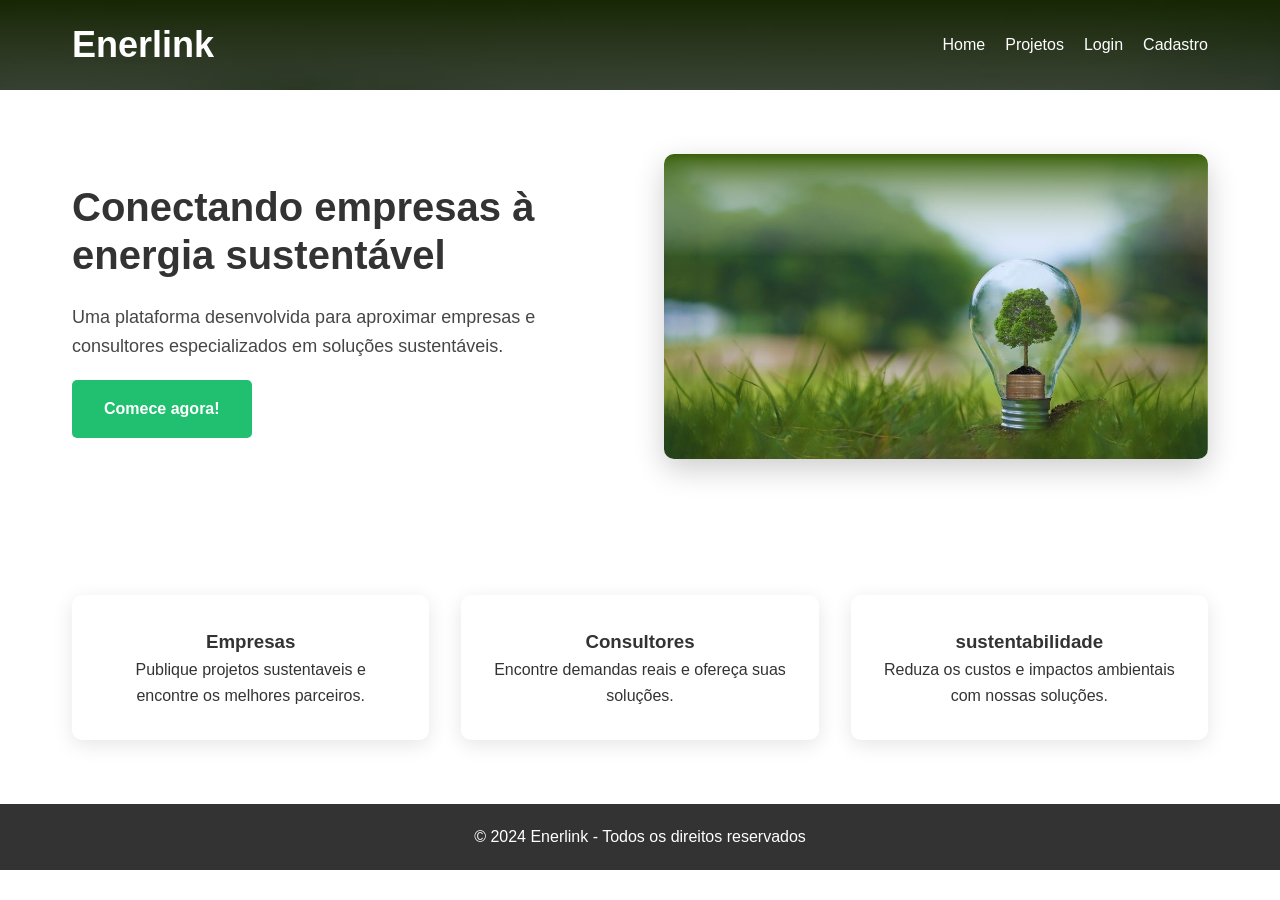
<file: pages/index.html>
<!DOCTYPE html>
<html lang="en">
<head>
    <meta charset="UTF-8">
    <meta name="viewport" content="width=device-width, initial-scale=1.0">
    <title>Enerlink</title>
    <link rel="stylesheet" href="/css/style.css">
</head>
<body>
    <header class="main-header">
        <nav>
            <div class="logo" >
                <h1>Enerlink</h1>
            </div>
            <ul>
                <li><A href="#"> Home </A></li>
                <li><A href="#"> Projetos </A></li>
                <li><A href="login.html"> Login </A></li>
                <li><A href="login.html"> Cadastro </A></li>
            </ul>
        </nav>

    </header>

    <main>
        <!--HERO -->
        <section class="hero">
            <div class="hero-text">
                <h2>Conectando empresas à energia sustentável</h2>
                <p>Uma plataforma  desenvolvida para aproximar empresas e consultores especializados em soluções sustentáveis.</p>
                <a href="login.html" class="btn">
                    Comece agora! 
                </a>
            </div>
            <div class="hero-image">
                <img src="../img/energia_sustentavel_verde.jpg" alt="energia sustentavel">
            

            </div>
        </section>
        <!-- cards -->
         <section class="cards-section">
            <div class="card">
                <h3> Empresas </h3>
                <p> Publique projetos sustentaveis e encontre os melhores parceiros. </p>
            </div>
            <div class="card">
                <h3> Consultores</h3>
                <p> Encontre demandas reais e ofereça suas soluções. </p>
            </div>
            </div>
            <div class="card">
                <h3> 
                    sustentabilidade </h3>
                <p> Reduza os custos e impactos ambientais com nossas soluções. </p>
            </div>
         </section>
    </main>
    <footer>
        <p> © 2024 Enerlink - Todos os direitos reservados</p>
    </footer>
</body>
</html>
</file>
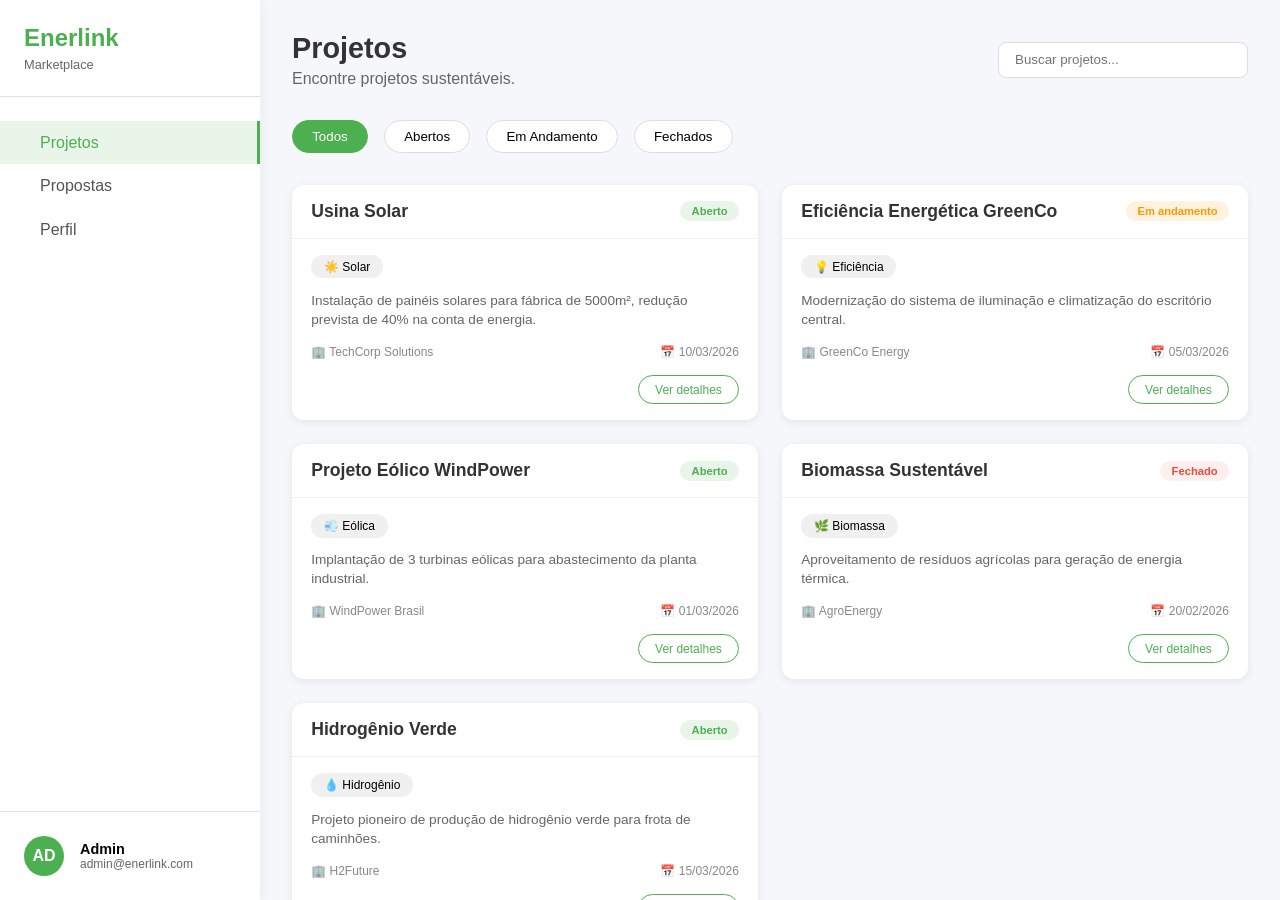
<file: pages/dashboard.html>
<!DOCTYPE html>
<html lang="pt-BR">
<head>
    <meta charset="UTF-8">
    <meta name="viewport" content="width=device-width, initial-scale=1.0">
    <title>Enerlink - Marketplace</title>
    <style>
        * {
            margin: 0;
            padding: 0;
            box-sizing: border-box;
        }

        body {
            font-family: 'Segoe UI', Tahoma, Geneva, Verdana, sans-serif;
            background: #f5f7fb;
            display: flex;
            height: 100vh;
            overflow: hidden;
        }

        /* ========== SIDEBAR ========== */
        .sidebar {
            width: 260px;
            background: white;
            box-shadow: 2px 0 10px rgba(0,0,0,0.05);
            display: flex;
            flex-direction: column;
            position: fixed;
            height: 100vh;
            left: 0;
            top: 0;
        }

        .logo-area {
            padding: 1.5rem;
            border-bottom: 1px solid #e0e0e0;
        }

        .logo-area h2 {
            color: #4CAF50;
            font-size: 1.5rem;
        }

        .logo-area p {
            color: #666;
            font-size: 0.8rem;
            margin-top: 0.3rem;
        }

        .nav-menu {
            flex: 1;
            padding: 1.5rem 0;
        }

        .nav-item {
            padding: 0.8rem 1.5rem;
            display: flex;
            align-items: center;
            gap: 1rem;
            color: #555;
            text-decoration: none;
            transition: all 0.3s ease;
            cursor: pointer;
        }

        .nav-item:hover {
            background: #f0f7f0;
            color: #4CAF50;
        }

        .nav-item.active {
            background: #e8f5e8;
            color: #4CAF50;
            border-right: 3px solid #4CAF50;
        }

        .nav-icon {
            font-size: 1.2rem;
        }

        .user-info-sidebar {
            padding: 1.5rem;
            border-top: 1px solid #e0e0e0;
            display: flex;
            align-items: center;
            gap: 1rem;
        }

        .user-avatar {
            width: 40px;
            height: 40px;
            background: #4CAF50;
            border-radius: 50%;
            display: flex;
            align-items: center;
            justify-content: center;
            color: white;
            font-weight: bold;
        }

        .user-details h4 {
            font-size: 0.9rem;
        }

        .user-details p {
            font-size: 0.75rem;
            color: #666;
        }

        /* ========== MAIN CONTENT ========== */
        .main-content {
            flex: 1;
            margin-left: 260px;
            overflow-y: auto;
            padding: 2rem;
        }

        .main-header {
            display: flex;
            justify-content: space-between;
            align-items: center;
            margin-bottom: 2rem;
            flex-wrap: wrap;
            gap: 1rem;
        }

        .page-title h1 {
            font-size: 1.8rem;
            color: #333;
        }

        .page-title p {
            color: #666;
            margin-top: 0.3rem;
        }

        .search-bar input {
            padding: 0.6rem 1rem;
            border: 1px solid #ddd;
            border-radius: 8px;
            width: 250px;
        }

        .filters {
            display: flex;
            gap: 1rem;
            margin-bottom: 2rem;
            flex-wrap: wrap;
        }

        .filter-btn {
            padding: 0.5rem 1.2rem;
            border: 1px solid #ddd;
            background: white;
            border-radius: 20px;
            cursor: pointer;
            transition: all 0.3s ease;
        }

        .filter-btn:hover, .filter-btn.active {
            background: #4CAF50;
            color: white;
            border-color: #4CAF50;
        }

        .projects-grid {
            display: grid;
            grid-template-columns: repeat(auto-fill, minmax(350px, 1fr));
            gap: 1.5rem;
        }

        .project-card {
            background: white;
            border-radius: 12px;
            overflow: hidden;
            box-shadow: 0 2px 8px rgba(0,0,0,0.08);
            transition: transform 0.2s ease, box-shadow 0.2s ease;
        }

        .project-card:hover {
            transform: translateY(-4px);
            box-shadow: 0 8px 20px rgba(0,0,0,0.12);
        }

        .card-header {
            padding: 1rem 1.2rem;
            border-bottom: 1px solid #f0f0f0;
            display: flex;
            justify-content: space-between;
            align-items: center;
        }

        .project-title {
            font-size: 1.1rem;
            font-weight: 600;
            color: #333;
        }

        .status-badge {
            padding: 0.25rem 0.7rem;
            border-radius: 20px;
            font-size: 0.7rem;
            font-weight: 600;
        }

        .status-open {
            background: #e8f5e8;
            color: #4CAF50;
        }

        .status-progress {
            background: #fff3e0;
            color: #ff9800;
        }

        .status-closed {
            background: #fee;
            color: #e74c3c;
        }

        .card-body {
            padding: 1rem 1.2rem;
        }

        .energy-type {
            display: inline-flex;
            align-items: center;
            gap: 0.3rem;
            background: #f0f0f0;
            padding: 0.3rem 0.8rem;
            border-radius: 20px;
            font-size: 0.75rem;
            margin-bottom: 0.8rem;
        }

        .project-description {
            font-size: 0.85rem;
            color: #666;
            line-height: 1.4;
            margin-bottom: 1rem;
        }

        .project-meta {
            display: flex;
            justify-content: space-between;
            align-items: center;
            margin-top: 0.8rem;
            font-size: 0.75rem;
            color: #888;
        }

        .btn-details {
            background: none;
            border: 1px solid #4CAF50;
            color: #4CAF50;
            padding: 0.4rem 1rem;
            border-radius: 20px;
            cursor: pointer;
            font-size: 0.75rem;
            transition: all 0.3s ease;
        }

        .btn-details:hover {
            background: #4CAF50;
            color: white;
        }

        .tab-content {
            background: white;
            border-radius: 12px;
            padding: 2rem;
            text-align: center;
        }

        .proposta-item {
            padding: 1rem;
            border-bottom: 1px solid #eee;
            text-align: left;
        }

        .perfil-card {
            background: white;
            border-radius: 12px;
            padding: 2rem;
            max-width: 500px;
        }

        @media (max-width: 768px) {
            .sidebar {
                width: 80px;
            }
            .sidebar .logo-area p,
            .sidebar .user-details,
            .sidebar .nav-item span:not(.nav-icon) {
                display: none;
            }
            .sidebar .nav-item {
                justify-content: center;
                padding: 0.8rem;
            }
            .sidebar .user-info-sidebar {
                justify-content: center;
            }
            .main-content {
                margin-left: 80px;
            }
            .projects-grid {
                grid-template-columns: 1fr;
            }
        }
    </style>
</head>
<body>

    <!-- sidebar -->
    <aside class="sidebar">
        <div class="logo-area">
            <h2>Enerlink</h2>
            <p>Marketplace</p>
        </div>

        <nav class="nav-menu">
            <div class="nav-item active" onclick="mostrarProjetos()">
                <span class="nav-icon"></span>
                <span>Projetos</span>
            </div>
            <div class="nav-item" onclick="mostrarPropostas()">
                <span class="nav-icon"></span>
                <span>Propostas</span>
            </div>
            <div class="nav-item" onclick="mostrarPerfil()">
                <span class="nav-icon"></span>
                <span>Perfil</span>
            </div>
        </nav>

        <div class="user-info-sidebar">
            <div class="user-avatar">AD</div>
            <div class="user-details">
                <h4>Admin</h4>
                <p>admin@enerlink.com</p>
            </div>
        </div>
    </aside>

    <!-- main -->
    <main class="main-content">
        <div class="main-header">
            <div class="page-title">
                <h1> Projetos</h1>
                <p>Encontre projetos sustentáveis. </p>
            </div>
            <div class="search-bar">
                <input type="text" id="searchInput" placeholder="Buscar projetos..." onkeyup="buscarProjetos()">
            </div>
        </div>

        <div class="filters">
            <button class="filter-btn active" onclick="filtrarStatus('todos')">Todos</button>
            <button class="filter-btn" onclick="filtrarStatus('aberto')">Abertos</button>
            <button class="filter-btn" onclick="filtrarStatus('andamento')">Em Andamento</button>
            <button class="filter-btn" onclick="filtrarStatus('fechado')">Fechados</button>
        </div>

        <!-- ares projeto -->
        <div id="areaProjetos">
            <div class="projects-grid" id="listaProjetos"></div>
        </div>

        <!-- area proposta -->
        <div id="areaPropostas" style="display: none;">
            <div class="tab-content">
                <span style="font-size: 3rem;">📋</span>
                <h3 style="margin: 1rem 0;">Minhas Propostas</h3>
                <p style="color: #666;">Aqui você acompanha suas propostas enviadas para os projetos.</p>
                <div style="margin-top: 2rem;">
                    <div class="proposta-item">
                        <strong>Proposta para: Usina Solar</strong>
                        <span style="float: right; color: #ff9800;">Pendente</span>
                        <p style="font-size: 0.8rem; color: #666; margin-top: 0.3rem;">Enviada em: 15/03/2026</p>
                    </div>
                    <div class="proposta-item">
                        <strong>Proposta para: Eficiência Energética GreenCo</strong>
                        <span style="float: right; color: #4CAF50;">Aceita</span>
                        <p style="font-size: 0.8rem; color: #666; margin-top: 0.3rem;">Enviada em: 10/03/2026</p>
                    </div>
                    <div class="proposta-item">
                        <strong>Proposta para: Projeto Eólico WindPower</strong>
                        <span style="float: right; color: #ff9800;">Pendente</span>
                        <p style="font-size: 0.8rem; color: #666; margin-top: 0.3rem;">Enviada em: 05/03/2026</p>
                    </div>
                </div>
            </div>
        </div>

        <!-- perfil -->
        <div id="areaPerfil" style="display: none;">
            <div class="perfil-card">
                <h3>Meu Perfil</h3>
                <hr style="margin: 1rem 0;">
                <p><strong>Nome:</strong> Admin</p>
                <p><strong>E-mail:</strong> admin@enerlink.com</p>
                <p><strong>Tipo:</strong> Administrador</p>
                <p><strong>Empresa:</strong> Enerlink Soluções</p>
                <hr style="margin: 1rem 0;">
                <h4>Preferências</h4>
                <p> Receber notificações de novos projetos</p>
                <p> Newsletter semanal de oportunidades</p>
                <p> Alertas de projetos na minha região</p>
                <button class="btn-details" style="margin-top: 1rem; padding: 0.5rem 1.5rem;" >
                    Editar Perfil
                </button>
            </div>
        </div>
    </main>

    <script>
        // dadss dos projetos
        const projetos = [
            {
                id: 1,
                nome: "Usina Solar ",
                tipo: "☀️ Solar",
                descricao: "Instalação de painéis solares para fábrica de 5000m², redução prevista de 40% na conta de energia.",
                status: "aberto",
                data: "10/03/2026",
                empresa: "TechCorp Solutions"
            },
            {
                id: 2,
                nome: "Eficiência Energética GreenCo",
                tipo: "💡 Eficiência",
                descricao: "Modernização do sistema de iluminação e climatização do escritório central.",
                status: "andamento",
                data: "05/03/2026",
                empresa: "GreenCo Energy"
            },
            {
                id: 3,
                nome: "Projeto Eólico WindPower",
                tipo: "💨 Eólica",
                descricao: "Implantação de 3 turbinas eólicas para abastecimento da planta industrial.",
                status: "aberto",
                data: "01/03/2026",
                empresa: "WindPower Brasil"
            },
            {
                id: 4,
                nome: "Biomassa Sustentável",
                tipo: "🌿 Biomassa",
                descricao: "Aproveitamento de resíduos agrícolas para geração de energia térmica.",
                status: "fechado",
                data: "20/02/2026",
                empresa: "AgroEnergy"
            },
            {
                id: 5,
                nome: "Hidrogênio Verde",
                tipo: "💧 Hidrogênio",
                descricao: "Projeto pioneiro de produção de hidrogênio verde para frota de caminhões.",
                status: "aberto",
                data: "15/03/2026",
                empresa: "H2Future"
            }
        ];

        let filtroAtual = "todos";
        let termoBusca = "";

        // mostrar os cards na tela
        function mostrarCards() {
            // Filtrar projetos
            let projetosFiltrados = projetos.filter(projeto => {
                // Filtro por status
                if (filtroAtual !== "todos" && projeto.status !== filtroAtual) {
                    return false;
                }
                // Filtro por busca
                if (termoBusca !== "") {
                    return projeto.nome.toLowerCase().includes(termoBusca) ||
                           projeto.empresa.toLowerCase().includes(termoBusca) ||
                           projeto.tipo.toLowerCase().includes(termoBusca);
                }
                return true;
            });

            const container = document.getElementById("listaProjetos");
            
            if (projetosFiltrados.length === 0) {
                container.innerHTML = `<div style="grid-column: 1/-1; text-align: center; padding: 3rem;">Nenhum projeto encontrado </div>`;
                return;
            }

            // Gerar HTML dos cards
            container.innerHTML = projetosFiltrados.map(projeto => `
                <div class="project-card">
                    <div class="card-header">
                        <span class="project-title">${projeto.nome}</span>
                        <span class="status-badge ${getClasseStatus(projeto.status)}">${getTextoStatus(projeto.status)}</span>
                    </div>
                    <div class="card-body">
                        <div class="energy-type">${projeto.tipo}</div>
                        <div class="project-description">
                            ${projeto.descricao}
                        </div>
                        <div class="project-meta">
                            <span>🏢 ${projeto.empresa}</span>
                            <span>📅 ${projeto.data}</span>
                        </div>
                        <div style="margin-top: 1rem; text-align: right;">
                            <button class="btn-details" onclick="verDetalhes(${projeto.id})">
                                Ver detalhes 
                            </button>
                        </div>
                    </div>
                </div>
            `).join("");
        }

        // cor do status
        function getClasseStatus(status) {
            if (status === "aberto") return "status-open";
            if (status === "andamento") return "status-progress";
            return "status-closed";
        }

        //  texto do status
        function getTextoStatus(status) {
            if (status === "aberto") return " Aberto";
            if (status === "andamento") return " Em andamento";
            return " Fechado";
        }

        //funcao p/ filtrar por status
        function filtrarStatus(status) {
            filtroAtual = status;
            
            // Atualizar estilo dos botões
            document.querySelectorAll('.filter-btn').forEach(btn => btn.classList.remove('active'));
            event.target.classList.add('active');
            
            mostrarCards();
        }

        // funcao  p/ buscar projetos
        function buscarProjetos() {
            termoBusca = document.getElementById("searchInput").value.toLowerCase();
            mostrarCards();
        
        }
         function verDetalhes(id) {
            // Abre a página projeto.html passando o ID na URL
            window.location.href = `projeto.html?id=${id}`;
        }

        function filtrarStatus(status) {
            filtroAtual = status;
            document.querySelectorAll('.filter-btn').forEach(btn => btn.classList.remove('active'));
            event.target.classList.add('active');
            mostrarCards();
         }

        // funcao de navegacao entre abas
        function mostrarProjetos() {
            document.getElementById("areaProjetos").style.display = "block";
            document.getElementById("areaPropostas").style.display = "none";
            document.getElementById("areaPerfil").style.display = "none";
            
            // atualizar menu ativo
            document.querySelectorAll('.nav-item').forEach(item => item.classList.remove('active'));
            event.target.classList.add('active');
            
            mostrarCards();
        }

        function mostrarPropostas() {
            document.getElementById("areaProjetos").style.display = "none";
            document.getElementById("areaPropostas").style.display = "block";
            document.getElementById("areaPerfil").style.display = "none";
            
            document.querySelectorAll('.nav-item').forEach(item => item.classList.remove('active'));
            event.target.classList.add('active');
        }

        function mostrarPerfil() {
            document.getElementById("areaProjetos").style.display = "none";
            document.getElementById("areaPropostas").style.display = "none";
            document.getElementById("areaPerfil").style.display = "block";
            
            document.querySelectorAll('.nav-item').forEach(item => item.classList.remove('active'));
            event.target.classList.add('active');
        }

        // inicializsr pag
        mostrarCards();
    </script>
</body>
</html>
</file>
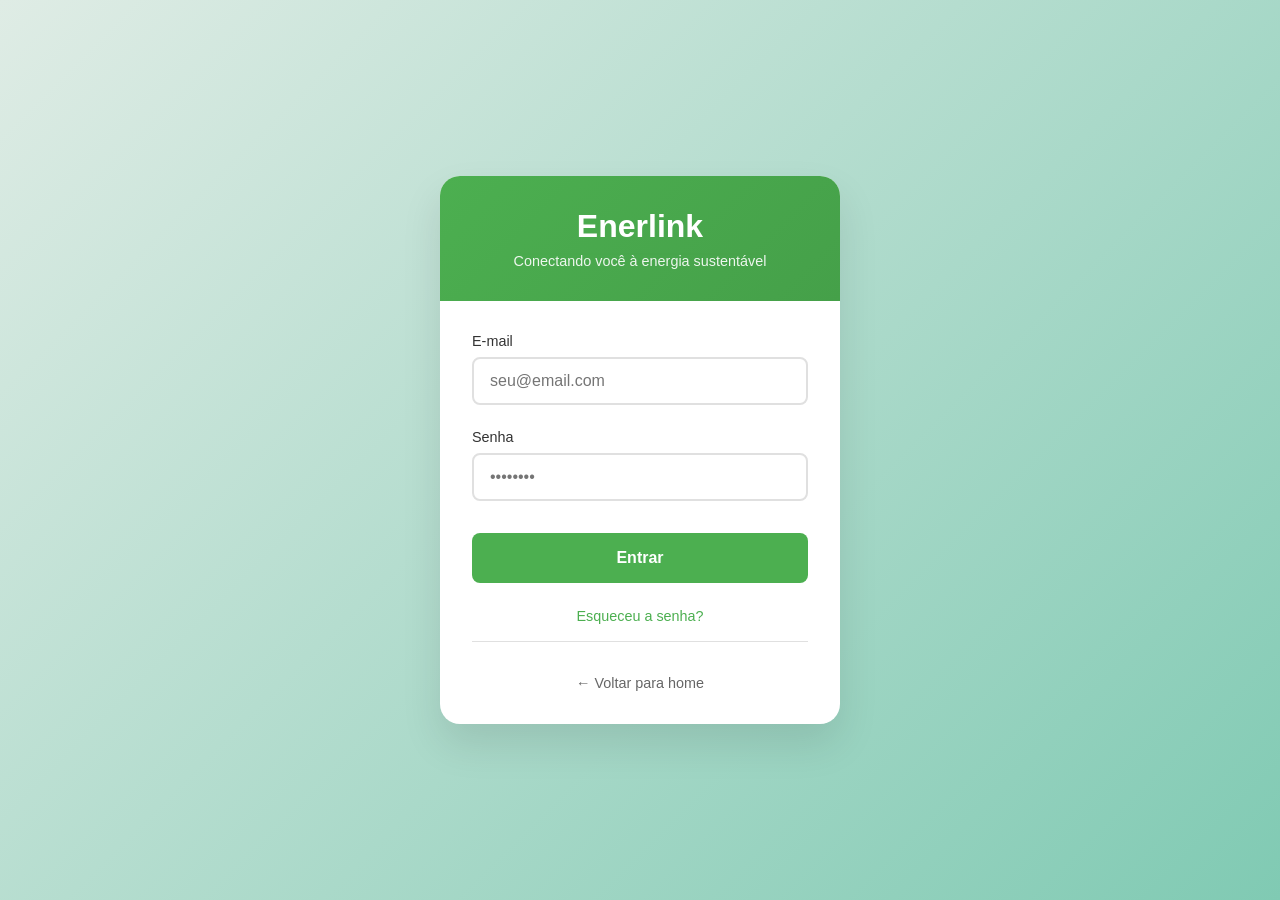
<file: pages/login.html>
<!DOCTYPE html>
<html lang="pt-BR">
<head>
    <meta charset="UTF-8">
    <meta name="viewport" content="width=device-width, initial-scale=1.0">
    <title>Enerlink - Login</title>
    <style>
        * {
            margin: 0;
            padding: 0;
            box-sizing: border-box;
        }

        body {
            font-family: 'Segoe UI', Tahoma, Geneva, Verdana, sans-serif;
            background: linear-gradient(135deg, #dfece5 0%, #80cab3 100%);
            min-height: 100vh;
            display: flex;
            align-items: center;
            justify-content: center;
            padding: 1rem;
        }

        /* Container principal */
        .login-container {
            background: white;
            border-radius: 20px;
            box-shadow: 0 20px 40px rgba(0,0,0,0.1);
            overflow: hidden;
            width: 100%;
            max-width: 400px;
            animation: fadeIn 0.5s ease;
        }

        @keyframes fadeIn {
            from {
                opacity: 0;
                transform: translateY(-20px);
            }
            to {
                opacity: 1;
                transform: translateY(0);
            }
        }

        /* header */
        .login-header {
            background: linear-gradient(135deg, #4CAF50 0%, #45a049 100%);
            padding: 2rem;
            text-align: center;
            color: white;
        }

        .login-header h1 {
            font-size: 2rem;
            margin-bottom: 0.5rem;
        }

        .login-header p {
            opacity: 0.9;
            font-size: 0.9rem;

        }

        .login-form {
            padding: 2rem;
        }

        .input-group {
            margin-bottom: 1.5rem;
            position: relative;
        }

        .input-group label {
            display: block;
            margin-bottom: 0.5rem;
            color: #333;
            font-weight: 500;
            font-size: 0.9rem;
        }

        .input-group input {
            width: 100%;
            padding: 0.8rem 1rem;
            border: 2px solid #e0e0e0;
            border-radius: 8px;
            font-size: 1rem;
            transition: all 0.3s ease;
            font-family: inherit;
        }

        .input-group input:focus {
            outline: none;
            border-color: #4CAF50;
            box-shadow: 0 0 0 3px rgba(76, 175, 80, 0.1);
        }

        /* botao Login */
        .btn-login {
            width: 100%;
            background: #4CAF50;
            color: white;
            border: none;
            padding: 1rem;
            border-radius: 8px;
            font-size: 1rem;
            font-weight: bold;
            cursor: pointer;
            transition: all 0.3s ease;
            margin-top: 0.5rem;
        }

        .btn-login:hover {
            background: #45a049;
            transform: translateY(-2px);
            box-shadow: 0 5px 15px rgba(76, 175, 80, 0.3);
        }

        .btn-login:active {
            transform: translateY(0);
        }

        /* links extras */
        .login-options {
            margin-top: 1.5rem;
            text-align: center;
        }

        .login-options a {
            color: #4CAF50;
            text-decoration: none;
            font-size: 0.9rem;
            transition: color 0.3s ease;
        }

        .login-options a:hover {
            color: #45a049;
            text-decoration: underline;
        }

        .register-link {
            margin-top: 1rem;
            padding-top: 1rem;
            border-top: 1px solid #e0e0e0;
        }

        .register-link p {
            color: #666;
            font-size: 0.9rem;
        }

        /* msg de erro/sucesso */
        .message {
            padding: 0.8rem;
            border-radius: 8px;
            margin-bottom: 1rem;
            font-size: 0.9rem;
            display: none;
        }

        .message.error {
            background: #fee;
            color: #c33;
            border-left: 4px solid #c33;
            display: block;
        }

        .message.success {
            background: #e8f5e8;
            color: #4CAF50;
            border-left: 4px solid #4CAF50;
            display: block;
        }

        /* Botão voltar */
        .back-home {
            text-align: center;
            margin-top: 1rem;
        }

        .back-home a {
            color: #666;
            text-decoration: none;
            font-size: 0.9rem;
            display: inline-flex;
            align-items: center;
            gap: 0.5rem;
            transition: color 0.3s ease;
        }

        .back-home a:hover {
            color: #4CAF50;
        }

        /* Responsividade */
        @media (max-width: 480px) {
            .login-container {
                margin: 1rem;
            }

            .login-header {
                padding: 1.5rem;
            }

            .login-form {
                padding: 1.5rem;
            }

            .login-header h1 {
                font-size: 1.5rem;
            }
        }
    </style>
</head>
<body>
    <div class="login-container">
        <div class="login-header">
            <h1>Enerlink</h1>
            <p>Conectando você à energia sustentável</p>
        </div>

        <div class="login-form">
            <!-- mensagem de feedback -->
            <div id="message" class="message"></div>

            <form id="loginForm" method="POST" action="#">
                <div class="input-group">
                    <label for="email">E-mail</label>
                    <input type="email" id="email" name="email" required placeholder="seu@email.com">
                </div>

                <div class="input-group">
                    <label for="password">Senha</label>
                    <input type="password" id="password" name="password" required placeholder="••••••••">
                </div>

                <button type="submit" class="btn-login">Entrar</button>

                <div class="login-options">
                    <a href="#">Esqueceu a senha?</a>
                </div>

                <div class="register-link">
                    
                </div>
            </form>

            <div class="back-home">
                <a href="index.html">← Voltar para home</a>
            </div>
        </div>
    </div>

    <script>
        // Proteção contra XSS e validação simples
        document.getElementById('loginForm').addEventListener('submit', function(e) {
            e.preventDefault();
            
            const email = document.getElementById('email').value;
            const password = document.getElementById('password').value;
            const messageDiv = document.getElementById('message');

             if (!email || !password) {
                showMessage('Preencha todos os campos', 'error');
                return;
            }

            // remove tags HTML
            const sanitizeEmail = email.replace(/[<>]/g, '');
            const sanitizePassword = password.replace(/[<>]/g, '');
            
            // validação de email
            const emailRegex = /^[^\s@]+@[^\s@]+\.[^\s@]+$/;
            
            if (!emailRegex.test(sanitizeEmail)) {
                showMessage('Por favor, insira um e-mail válido', 'error');
                return;
            }
            
            if (sanitizePassword.length < 6) {
                showMessage('A senha deve ter pelo menos 6 caracteres', 'error');
                return;
            }
            
            // validação simple
            
            if (sanitizeEmail === 'admin@enerlink.com' && sanitizePassword === 'admin123') {
                showMessage('Login realizado com sucesso! Redirecionando...', 'success');
                
                // simula redirecionamento após 1.5 segundos
                setTimeout(() => {
                    window.location.href = 'dashboard.html';
                }, 1500);
            } else {
                showMessage('E-mail ou senha inválidos. Use admin@enerlink.com / admin123 para teste', 'error');
            }
        });
        
        // Função para mostrar mensagens
        function showMessage(text, type) {
            const messageDiv = document.getElementById('message');
            messageDiv.textContent = text;
            messageDiv.className = `message ${type}`;
            
            // esconde a mensagem apos 3s
            setTimeout(() => {
                messageDiv.className = 'message';
                messageDiv.style.display = 'none';
            }, 3000);
        }
        
        
        // Limpa mensagem quando o usuário começa a digitar
        const inputs = document.querySelectorAll('input');
        inputs.forEach(input => {
            input.addEventListener('input', function() {
                const messageDiv = document.getElementById('message');
                messageDiv.className = 'message';
                messageDiv.style.display = 'none';
            });
        });
    </script>
</body>
</html>
</file>
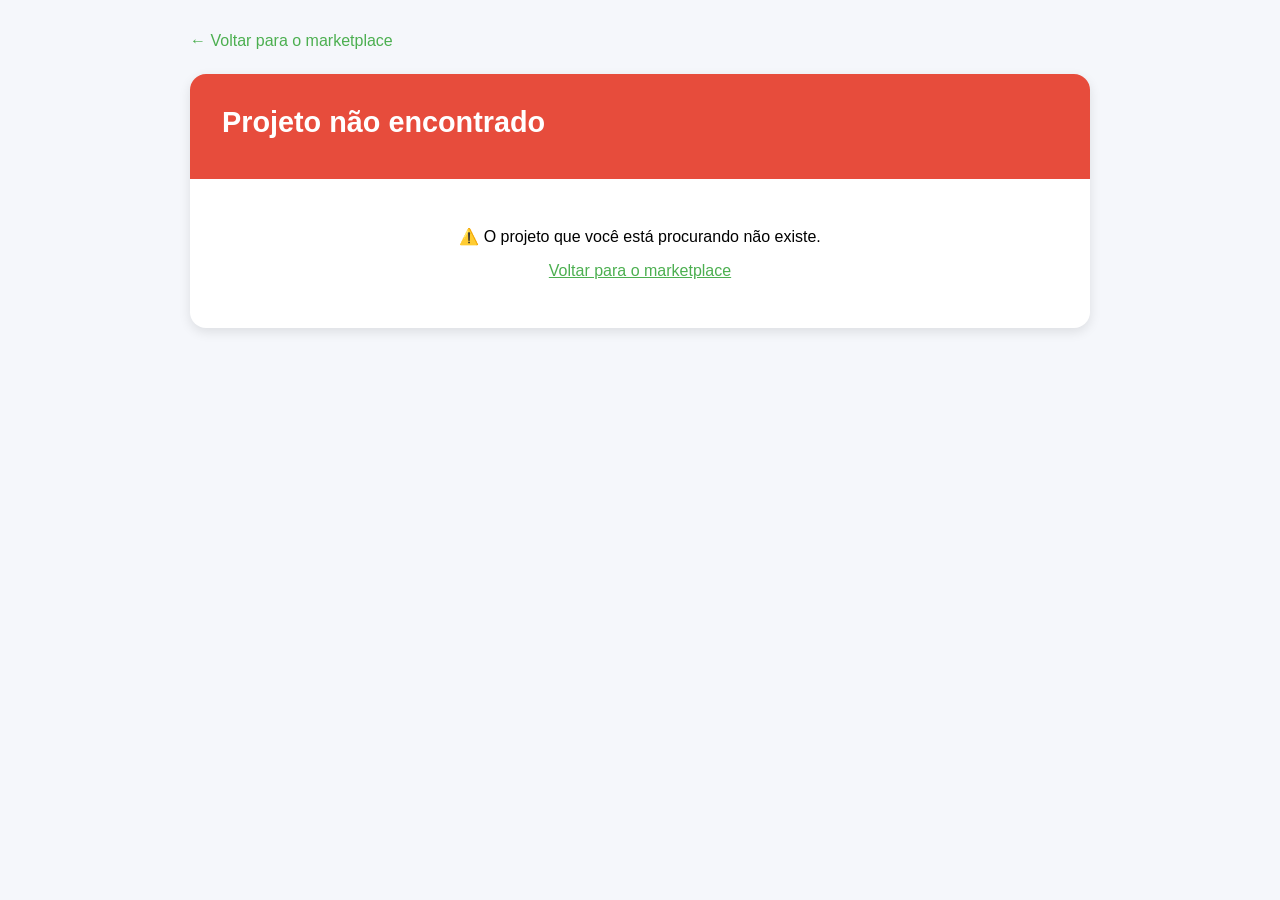
<file: pages/projeto.html>
<!DOCTYPE html>
<html lang="pt-BR">
<head>
    <meta charset="UTF-8">
    <meta name="viewport" content="width=device-width, initial-scale=1.0">
    <title>Enerlink - Detalhes do Projeto</title>
    <style>
        * {
            margin: 0;
            padding: 0;
            box-sizing: border-box;
        }

        body {
            font-family: 'Segoe UI', Tahoma, Geneva, Verdana, sans-serif;
            background: #f5f7fb;
            padding: 2rem;
        }

        
        .container {
            max-width: 900px;
            margin: 0 auto;
        }

        /* Botão voltar */
        .btn-voltar {
            display: inline-block;
            margin-bottom: 1.5rem;
            color: #4CAF50;
            text-decoration: none;
            font-weight: 500;
        }

        .btn-voltar:hover {
            text-decoration: underline;
        }

        /* Card projeto */
        .projeto-card {
            background: white;
            border-radius: 16px;
            overflow: hidden;
            box-shadow: 0 4px 12px rgba(0,0,0,0.1);

        }

        /* Cabeçalho do projeto */
        .projeto-header {
            background: linear-gradient(135deg, #4CAF50 0%, #45a049 100%);
            padding: 2rem;
            color: white;
        }

        .projeto-header h1 {
            font-size: 1.8rem;
            margin-bottom: 0.5rem;
        }

        .status-badge {
            display: inline-block;
            padding: 0.3rem 1rem;
            border-radius: 20px;
            font-size: 0.8rem;
            font-weight: 600;
            margin-top: 0.5rem;
        }

        .status-open {
            background: rgba(255,255,255,0.2);
            color: white;
        }

        .status-progress {
            background: rgba(255,255,255,0.2);
            color: white;
        }

        .status-closed {
            background: rgba(255,255,255,0.2);
            color: white;
        }

        /* Corpo do projeto */
        .projeto-body {
            padding: 2rem;
        }

        .info-section {
            margin-bottom: 2rem;
            padding-bottom: 1.5rem;
            border-bottom: 1px solid #eee;
        }

        .info-section h3 {
            color: #333;
            margin-bottom: 1rem;
            font-size: 1.2rem;
        }

        .info-grid {
            display: grid;
            grid-template-columns: repeat(auto-fit, minmax(250px, 1fr));
            gap: 1rem;
        }

        .info-item {
            display: flex;
            align-items: center;
            gap: 0.8rem;
        }

        .info-label {
            font-weight: 600;
            color: #666;
            min-width: 100px;
        }

        .info-value {
            color: #333;
        }

        .descricao {
            line-height: 1.6;
            color: #555;
            margin-top: 0.5rem;
        }

        /* Botão de ação */
        .btn-acao {
            background: #4CAF50;
            color: white;
            border: none;
            padding: 0.8rem 2rem;
            border-radius: 8px;
            font-size: 1rem;
            font-weight: bold;
            cursor: pointer;
            transition: background 0.3s ease;
            width: 100%;
        }

        .btn-acao:hover {
            background: #45a049;
        }

        /* Responsivo */
        @media (max-width: 600px) {
            body {
                padding: 1rem;
            }
            
            .projeto-header h1 {
                font-size: 1.3rem;
            }
            
            .info-grid {
                grid-template-columns: 1fr;
            }
            
            .info-item {
                flex-direction: column;
                align-items: flex-start;
                gap: 0.3rem;
            }
        }
    </style>
</head>
<body>
    <div class="container">
        <!-- Botão voltar -->
        <a href="dashboard.html" class="btn-voltar">← Voltar para o marketplace</a>

        <!-- Cards -->
        <div class="projeto-card">
            <div class="projeto-header">
                <h1 id="projetoTitulo">Usina Solar TechCorp</h1>
                <span id="projetoStatus" class="status-badge status-open">📢 Aberto</span>
            </div>

            <div class="projeto-body">
                <!-- info basicas -->
                <div class="info-section">
                    <h3>📋 Informações do Projeto</h3>
                    <div class="info-grid">
                        <div class="info-item">
                            <span class="info-label">⚡ Tipo de energia:</span>
                            <span class="info-value" id="projetoTipo">☀️ Solar</span>
                        </div>
                        <div class="info-item">
                            <span class="info-label"> Empresa:</span>
                            <span class="info-value" id="projetoEmpresa">TechCorp Solutions</span>
                        </div>
                        <div class="info-item">
                            <span class="info-label">📅 Data publicação:</span>
                            <span class="info-value" id="projetoData">10/03/2026</span>
                        </div>
                    </div>
                </div>

                <!-- Descricao -->
                <div class="info-section">
                    <h3>📝 Descrição do Projeto</h3>
                    <div class="descricao" id="projetoDescricao">
                        Instalação de painéis solares para fábrica de 5000m², redução prevista de 40% na conta de energia.
                    </div>
                </div>

                <!-- Orçamento e local -->
                <div class="info-section">
                    <h3> Orçamento e Localização</h3>
                    <div class="info-grid">
                        <div class="info-item">
                            <span class="info-label">💵 Orçamento estimado:</span>
                            <span class="info-value" id="projetoOrcamento">R$ 250.000 - R$ 300.000</span>
                        </div>
                        <div class="info-item">
                            <span class="info-label">📍 Localização:</span>
                            <span class="info-value" id="projetoLocal">São Paulo, SP</span>
                        </div>
                        <div class="info-item">
                            <span class="info-label">⏱️ Prazo:</span>
                            <span class="info-value" id="projetoPrazo">6 meses</span>
                        </div>
                    </div>
                </div>

                <!-- botao de acao -->
                <button class="btn-acao" id="botaoAcao" onclick="acaoProjeto()">
                    Enviar Proposta
                </button>
            </div>
        </div>
    </div>

    <script>
        // simulando recebimento do ID via URL
        function getParametroId() {
            const params = new URLSearchParams(window.location.search);
            return params.get('id');
        }

        // banco de dados dos projetos 
        const projetos = {
            1: {
                nome: "Usina Solar TechCorp",
                tipo: "☀️ Solar",
                status: "aberto",
                empresa: "TechCorp Solutions",
                data: "10/03/2026",
                descricao: "Instalação de painéis solares para fábrica de 5000m², redução prevista de 40% na conta de energia. O projeto inclui estudo de viabilidade, instalação completa e manutenção por 2 anos.",
                orcamento: "R$ 250.000 - R$ 300.000",
                local: "São Paulo, SP",
                prazo: "6 meses"
            },
            2: {
                nome: "Eficiência Energética GreenCo",
                tipo: "💡 Eficiência",
                status: "andamento",
                empresa: "GreenCo Energy",
                data: "05/03/2026",
                descricao: "Modernização do sistema de iluminação e climatização do escritório central. Substituição de equipamentos antigos por tecnologia LED e ar-condicionado de alta eficiência.",
                orcamento: "R$ 150.000 - R$ 200.000",
                local: "Rio de Janeiro, RJ",
                prazo: "4 meses"
            },
            3: {
                nome: "Projeto Eólico WindPower",
                tipo: "💨 Eólica",
                status: "aberto",
                empresa: "WindPower Brasil",
                data: "01/03/2024",
                descricao: "Implantação de 3 turbinas eólicas para abastecimento da planta industrial. Projeto inclui estudo de ventos, licenciamento ambiental e instalação.",
                orcamento: "R$ 500.000 - R$ 600.000",
                local: "Fortaleza, CE",
                prazo: "12 meses"
            },
            4: {
                nome: "Biomassa Sustentável",
                tipo: "🌿 Biomassa",
                status: "fechado",
                empresa: "AgroEnergy",
                data: "20/02/2026",
                descricao: "Aproveitamento de resíduos agrícolas para geração de energia térmica. Projeto já concluído com sucesso.",
                orcamento: "R$ 300.000 - R$ 350.000",
                local: "Campinas, SP",
                prazo: "8 meses"
            },
            5: {
                nome: "Hidrogênio Verde",
                tipo: "💧 Hidrogênio",
                status: "aberto",
                empresa: "H2Future",
                data: "15/03/2026",
                descricao: "Projeto pioneiro de produção de hidrogênio verde para frota de caminhões. Inclui eletrolisadores e estação de abastecimento.",
                orcamento: "R$ 1.000.000 - R$ 1.500.000",
                local: "Belo Horizonte, MG",
                prazo: "18 meses"
            }
        };

        // Função para mostrar o status correto
        function getTextoStatus(status) {
            if (status === "aberto") return " Aberto";
            if (status === "andamento") return " Em andamento";
            return "Fechado";
        }

        function getClasseStatus(status) {
            if (status === "aberto") return "status-open";
            if (status === "andamento") return "status-progress";
            return "status-closed";
        }

        // Função para carregar os dados do projeto
        function carregarProjeto() {
            const id = getParametroId();
            
            // Se não tem ID ou projeto não existe, mostra erro
            if (!id || !projetos[id]) {
                document.querySelector('.projeto-card').innerHTML = `
                    <div class="projeto-header" style="background: #e74c3c;">
                        <h1>Projeto não encontrado</h1>
                    </div>
                    <div class="projeto-body" style="text-align: center; padding: 3rem;">
                        <p>⚠️ O projeto que você está procurando não existe.</p>
                        <a href="dashboard.html" style="color: #4CAF50; margin-top: 1rem; display: inline-block;">Voltar para o marketplace</a>
                    </div>
                `;
                return;
            }

            const projeto = projetos[id];
            
            // Preencher os dados na página
            document.getElementById('projetoTitulo').textContent = projeto.nome;
            document.getElementById('projetoStatus').textContent = getTextoStatus(projeto.status);
            document.getElementById('projetoStatus').className = `status-badge ${getClasseStatus(projeto.status)}`;
            document.getElementById('projetoTipo').textContent = projeto.tipo;
            document.getElementById('projetoEmpresa').textContent = projeto.empresa;
            document.getElementById('projetoData').textContent = projeto.data;
            document.getElementById('projetoDescricao').textContent = projeto.descricao;
            document.getElementById('projetoOrcamento').textContent = projeto.orcamento;
            document.getElementById('projetoLocal').textContent = projeto.local;
            document.getElementById('projetoPrazo').textContent = projeto.prazo;
            
            // Mudar o botão conforme o status
            const botao = document.getElementById('botaoAcao');
            if (projeto.status === 'aberto') {
                botao.textContent = ' Enviar Proposta';
                botao.style.background = '#4CAF50';
                botao.disabled = false;
            } else if (projeto.status === 'andamento') {
                botao.textContent = '⏳ Projeto em andamento';
                botao.style.background = '#ff9800';
                botao.disabled = true;
            } else {
                botao.textContent = '✅ Projeto concluído';
                botao.style.background = '#999';
                botao.disabled = true;
            }
        }

        // Função do botão de ação
        function acaoProjeto() {
            const id = getParametroId();
            const projeto = projetos[id];
            
            if (projeto && projeto.status === 'aberto') {
                alert(`PROPOSTA ENVIADA!\n\n` +
                      `Projeto: ${projeto.nome}\n` +
                      `Empresa: ${projeto.empresa}\n\n` +
                      `Sua proposta foi encaminhada com sucesso!\n` +
                      `A empresa entrará em contato em até 5 dias úteis.`);
                
                // Opcional: redirecionar ou limpar formulário
                // window.location.href = 'dashboard.html';
            }
        }

        // Carregar a página
        carregarProjeto();
    </script>
</body>
</html>
</file>
<file: css/style.css>
* {
    margin: 0;
    padding: 0;
    box-sizing: border-box;
}
body {
    font-family: 'Segoe UI', Tahoma, Geneva, Verdana, sans-serif;
    line-height: 1.6;
    color: #333;
}
/*header com imagem*/
.main-header {
    background: linear-gradient(rgba(0, 0, 0, 0.6), rgba(0, 0, 0, 0.7)), url('../img/energia_sustentavel_verde.jpg') no-repeat center center/cover;
    background-size: cover;
    background-position: center;
    background-attachment: fixed;
    color: #fff;
    padding: 1rem 0;
}
.container {
    width: 80%;
    max-width: 1200px;
    margin: auto;
    overflow: hidden;
}
header {
    background: #8dc7ad;
    color: #fff;
    padding: 20px 0;
}
nav {
    max-width: 1200px;
    margin: 0 auto;
    padding: 0 2rem;
    display: flex;
    justify-content: space-between;
    align-items: center;
    flex-wrap: wrap;
}
.logo-h1 {
    font-size: 1.8 rem;
    font-weight: bold;
    letter-spacing: 2px;
}
nav ul {
    list-style: none;
    display: flex;
    gap: 20px;
}
nav ul li a {
    color: white;
    text-decoration: none;
    font-weight: 500;
    transition: color 0.3s ease;
}
nav a {
    color: #fff;
    text-decoration: none;
    font-weight: bold;

}
.hero { 
    max-width: 1200px;
    margin: 0 auto;
    padding: 4rem 2rem;
    display: grid;
    grid-template-columns: 1fr 1fr;
    gap: 3rem;
    align-items: center;
}
.hero-text h2 {
    font-size: 2.5rem;
    margin-bottom: 1.5rem;
    line-height: 1.2
}
.hero-text p {
    font-size: 18px;
    margin-bottom: 20px;
    opacity: 0.9;
}

.logo {
    font-size: 24px;
    font-weight: bold;
    align-items: right;
}

.btn {
    display: inline-block;
    background: #21c070;
    color: white;
    padding: 1rem 2rem;
    text-decoration: none;
    border-radius: 5px;
    font-weight: bold;
    transition: background 0.3s ease, transform 0.2s ease;
}
.btn:hover {
    opacity: 0.9;
    transform: scale(1.05);
}
.hero-image img {
    width: 100%;
    border-radius: 10px;
    box-shadow: 0 10px 30px rgba(0,0,0,0.2);
}
.cards-section {
    max-width: 1200px;
    margin: 4rem auto;
    padding: 0 2rem;
    display: grid;
    grid-template-columns: repeat(auto-fit, minmax(300px, 1fr));
    gap: 2rem;
}
.card {
    background: white;
    padding: 2rem;
    border-radius: 10px;
    text-align: center;
    box-shadow: 0 5px 20px rgba(0,0,0,0.1);
    transition: transform 0.3s ease, box-shadow 0.3s ease;
}

.card:hover {
    transform: translateY(-5px);
    box-shadow: 0 10px 30px rgba(0,0,0,0.15);
}

.card-h3 {
    color: #4CAF50;
    font-size: 1.5rem;
    margin-bottom: 1rem;
}

footer {
    background: #333;
    color: #fff;
    text-align: center;
    padding: 20px 0;
}
@media (max-width: 768px) {
    .hero {
        flex-direction: column;
        text-align: center;
    }
    .hero img {
        margin-top: 20px;
    }
    .cards section {
        flex-direction: column;
        align-items: center;
    }
}
</file>
